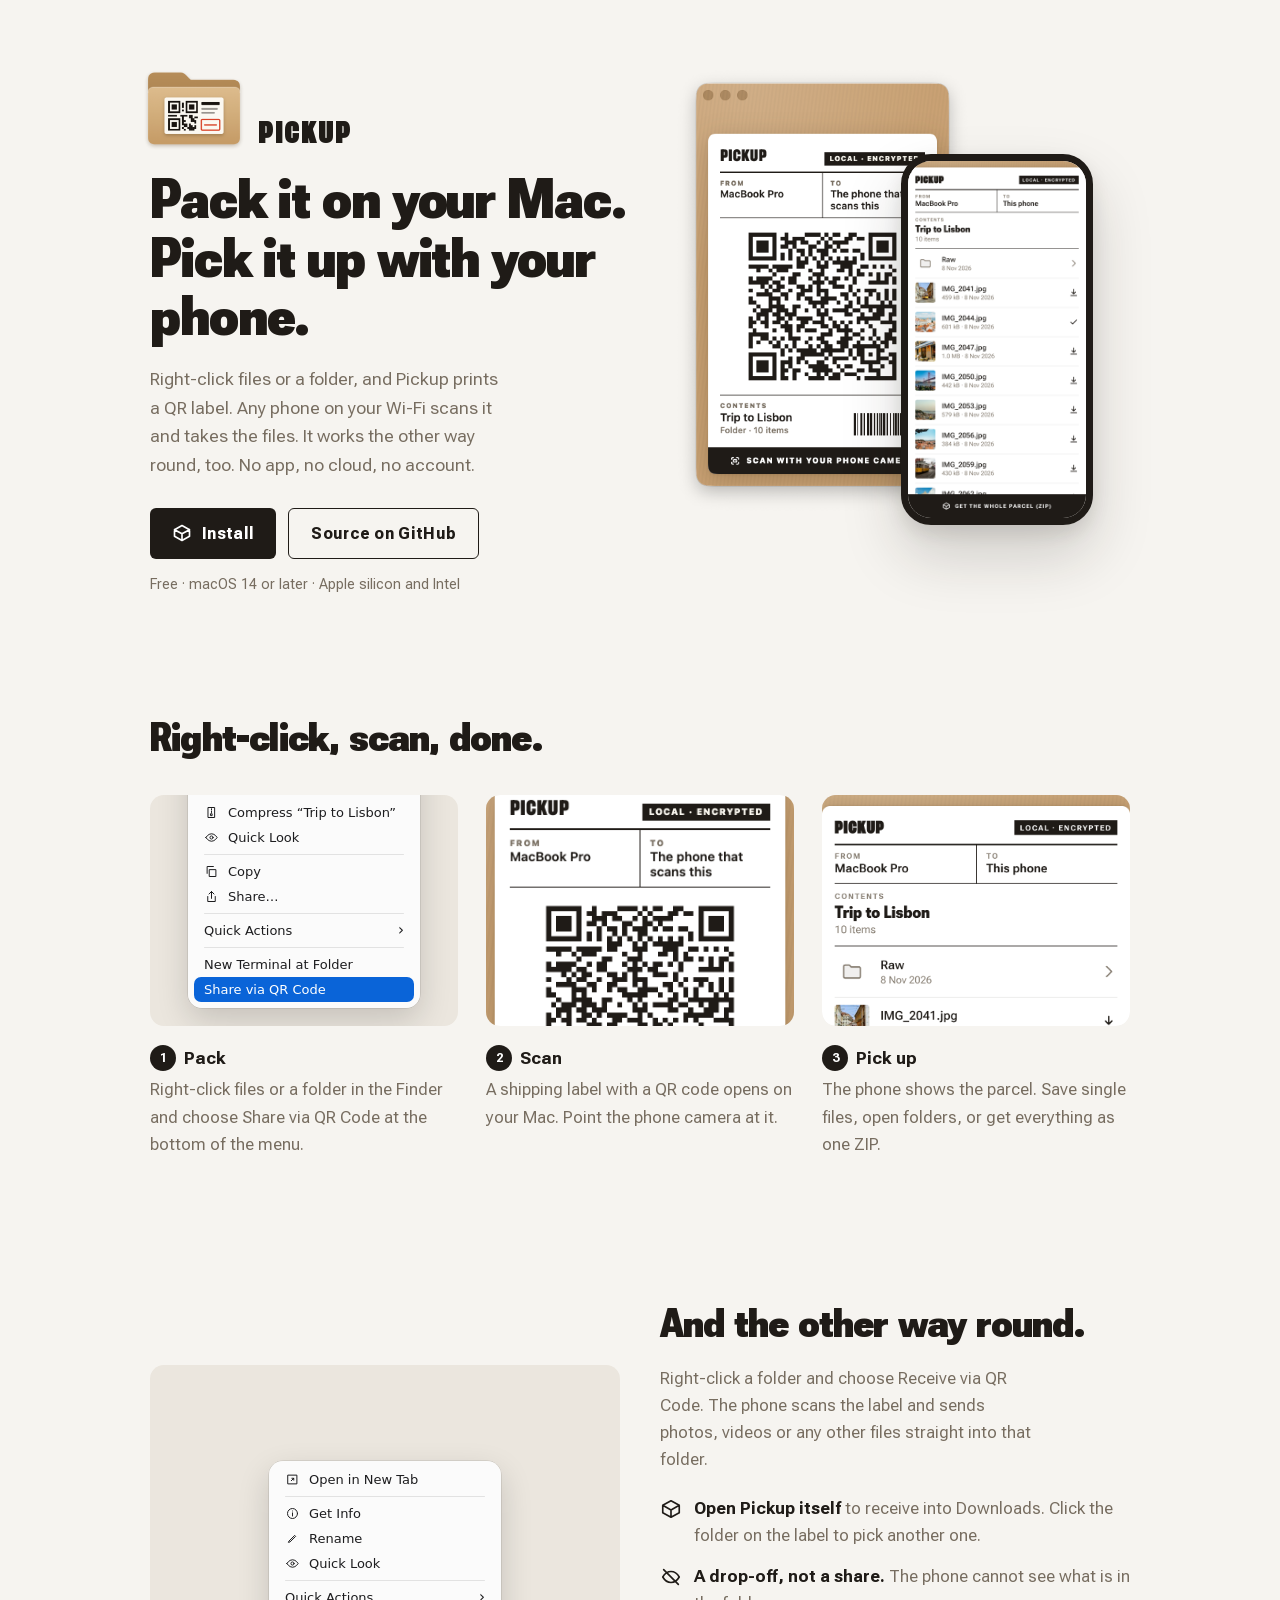
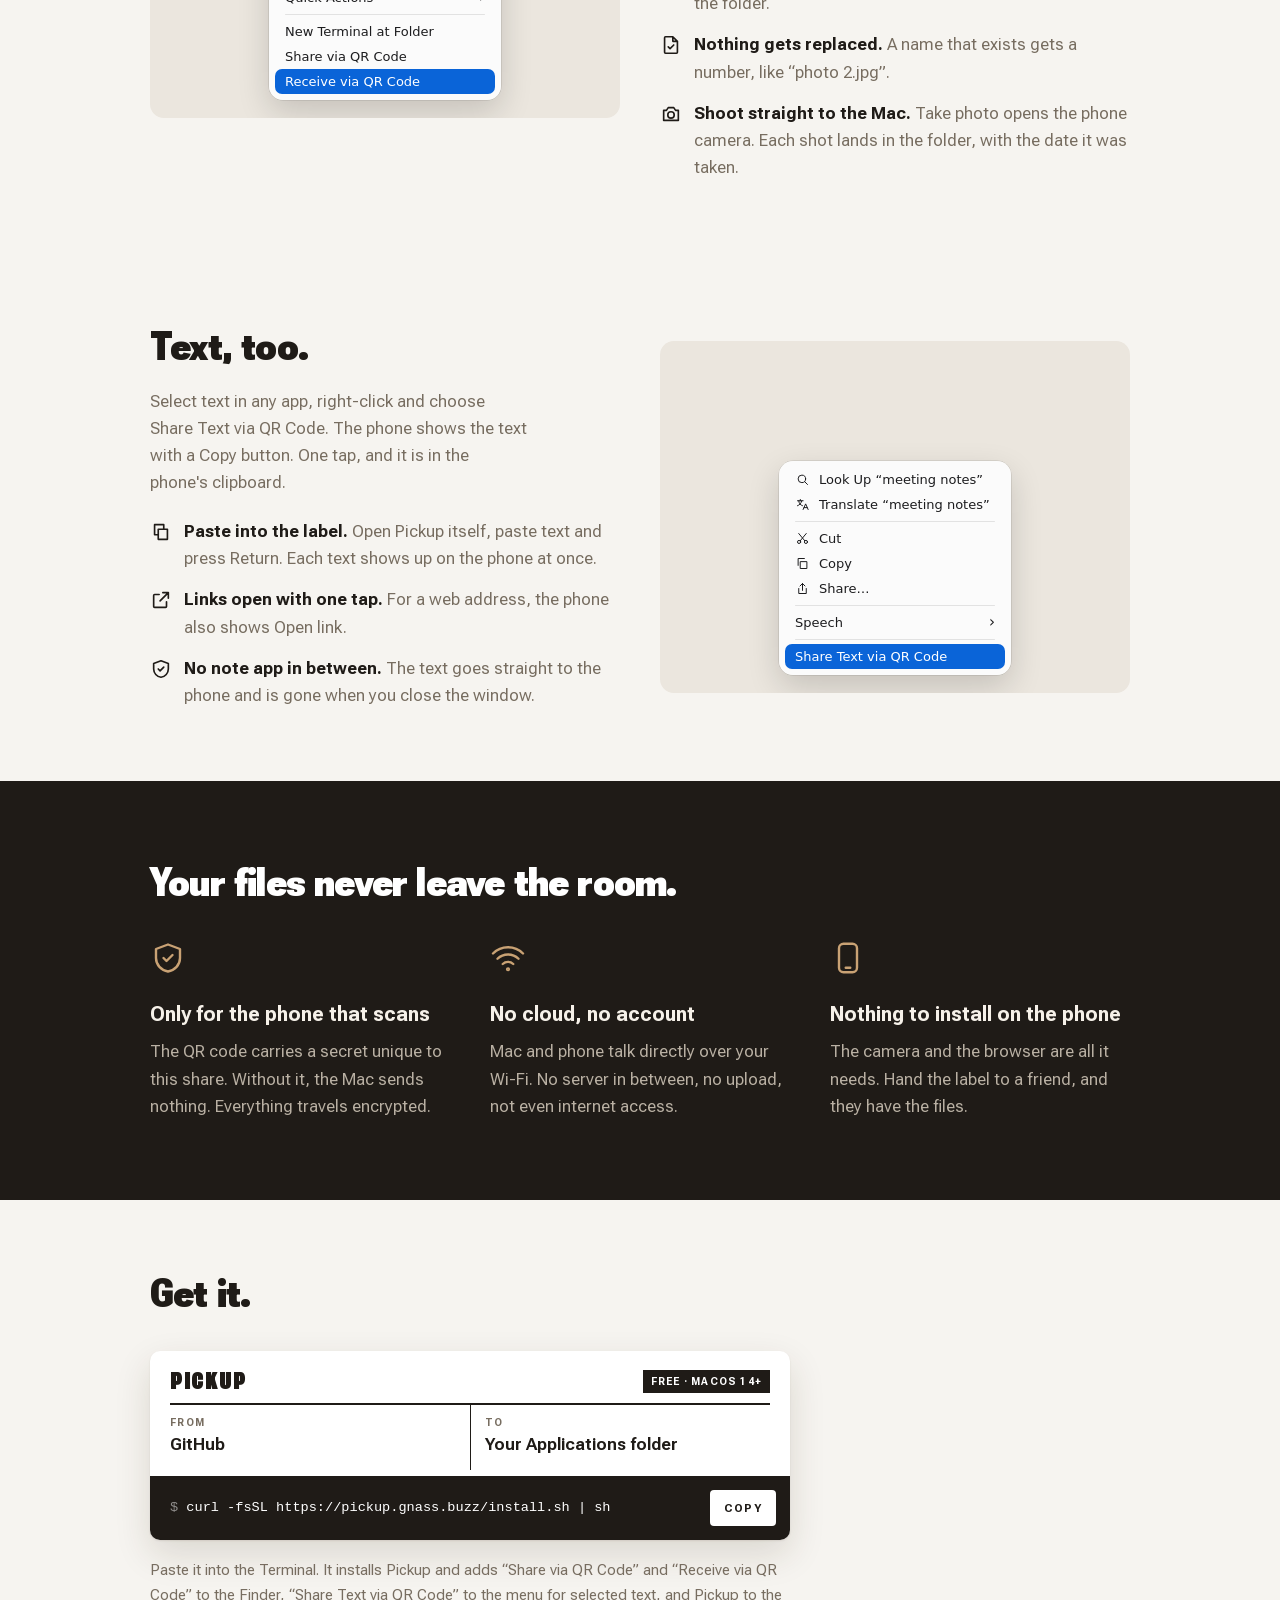
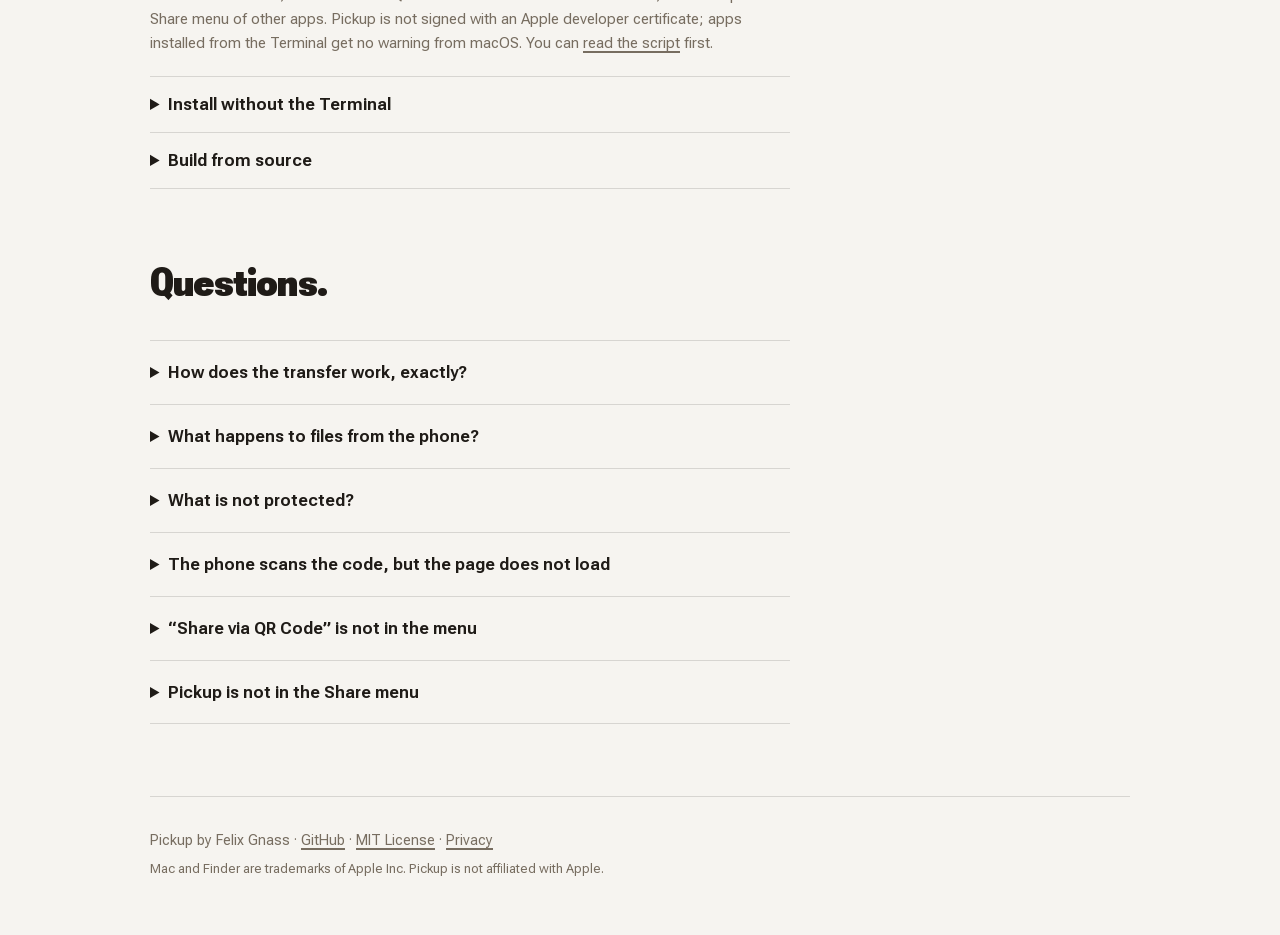
<file: docs/index.html>
<!doctype html>
<html lang="en">
<head>
<meta charset="utf-8">
<meta name="viewport" content="width=device-width, initial-scale=1">
<title>Pickup</title>
<meta name="description" content="Pack files and folders on your Mac, stick a QR label on them, and let any phone on your Wi-Fi pick them up. Or let the phone drop files into a folder on the Mac. No app, no cloud, no account.">
<meta name="theme-color" content="#f6f4f0">
<link rel="icon" href="icon.png">
<style>
  @font-face {
    font-family: "Roboto Flex";
    src: url("roboto-flex.woff2") format("woff2");
    font-weight: 100 1000;
    font-stretch: 25% 151%;
    font-display: swap;
  }
  :root {
    --bg: #f6f4f0;
    --tile: #ebe6de;
    --kraft: #c9a274;
    --paper: #ffffff;
    --ink: #1f1b17;
    --muted: #776d60;
    --line: rgba(31, 27, 23, 0.14);
    --stamp: #d8432a;
  }
  * { margin: 0; padding: 0; box-sizing: border-box; }
  body {
    color: var(--ink);
    font: 17px/1.6 "Roboto Flex", system-ui, sans-serif;
    -webkit-font-smoothing: antialiased;
    padding: 0 16px;
    background: var(--bg);
    overflow-x: clip;
  }
  a { color: inherit; text-decoration-thickness: 1.5px; text-underline-offset: 3px; }
  .wrap { max-width: 980px; margin: 0 auto; }
  section { padding: 72px 0; }
  h2 {
    font-size: clamp(1.8rem, 3.8vw, 2.5rem); line-height: 1.08; margin-bottom: 36px; letter-spacing: -0.02em;
    font-variation-settings: "opsz" 144, "wght" 780, "wdth" 85;
  }
  h3 { font-size: 1.1rem; margin-bottom: 4px; font-variation-settings: "wght" 700; }

  /* ── Hero ── */
  .hero { display: grid; grid-template-columns: 1.05fr 1fr; gap: 40px; align-items: center; padding: 64px 0 40px; }
  .brand { display: flex; align-items: flex-end; gap: 12px; margin-bottom: 26px; }
  .brand img { width: 104px; height: auto; margin: -6px 0 -10px -8px; }
  /* line-height 0.75: the caps sit on the bottom edge of the folder, not the line box. */
  .brand span { font-size: 1.9rem; line-height: 0.75; text-transform: uppercase; letter-spacing: 0.03em; font-variation-settings: "opsz" 144, "wght" 900, "wdth" 35; }
  h1 {
    font-size: clamp(2.4rem, 5vw, 3.5rem); line-height: 1.04; letter-spacing: -0.02em;
    font-variation-settings: "opsz" 144, "wght" 780, "wdth" 85; margin-bottom: 20px;
  }
  .hero p { color: var(--muted); font-size: 1.12rem; max-width: 36ch; margin-bottom: 28px; }
  .actions { display: flex; flex-wrap: wrap; gap: 12px; }
  .btn {
    display: inline-flex; align-items: center; gap: 10px; min-height: 50px; padding: 12px 22px;
    border-radius: 6px; text-decoration: none; font-size: 1rem; font-variation-settings: "wght" 750; letter-spacing: 0.02em;
  }
  .btn svg { width: 20px; height: 20px; fill: none; stroke: currentColor; stroke-width: 2; stroke-linecap: round; stroke-linejoin: round; }
  .btn.primary { background: var(--ink); color: var(--paper); }
  .btn.ghost { border: 1.5px solid var(--ink); color: var(--ink); }
  .req { margin-top: 14px; font-size: 0.9rem; color: var(--muted); }

  .shots { position: relative; height: 540px; }
  .shots img { position: absolute; display: block; }
  .shots .mac { width: 66%; left: 0; top: 0; }
  .shots .phone { width: 42%; left: 50%; top: 90px; z-index: 1; border-radius: 30px; border: 7px solid #1f1b17; box-shadow: 0 30px 60px rgba(31, 27, 23, 0.18), 0 8px 18px rgba(31, 27, 23, 0.1); }

  /* ── Steps, each with a picture ── */
  .steps { display: grid; grid-template-columns: repeat(3, 1fr); gap: 28px; }
  .pic {
    aspect-ratio: 4 / 3; border-radius: 14px; background: var(--tile); overflow: hidden;
    position: relative; margin-bottom: 18px; display: grid; place-items: center;
  }
  .pic img { position: absolute; inset: 0; width: 100%; height: 100%; object-fit: cover; }
  .pic.label img { object-position: 50% 30%; transform: scale(1.25); transform-origin: 50% 30%; }
  .pic.phone img { object-position: 50% 0; }
  .step-n { display: inline-grid; place-items: center; width: 26px; height: 26px; border-radius: 50%; background: var(--ink); color: var(--paper); font-size: 0.8rem; font-weight: 800; margin-right: 8px; vertical-align: 2px; }
  .step p { color: var(--muted); }

  /* ── The other way round ── */
  .back-way { display: grid; grid-template-columns: 1fr 1fr; gap: 40px; align-items: center; }
  .back-way .pic { margin-bottom: 0; }
  .back-way h2 { margin-bottom: 20px; }
  .back-way > div > p { color: var(--muted); font-size: 1.05rem; max-width: 42ch; }
  .points { list-style: none; margin-top: 22px; display: grid; gap: 14px; }
  .points li { display: flex; gap: 12px; }
  .points svg { width: 22px; height: 22px; flex: none; margin-top: 3px; fill: none; stroke: currentColor; stroke-width: 1.8; stroke-linecap: round; stroke-linejoin: round; }
  .points b { font-variation-settings: "wght" 700; }
  .points span { color: var(--muted); }

  /* The Finder context menu, drawn in HTML. The tile shows its lower part. */
  .menu {
    position: absolute; left: 50%; bottom: 18px; transform: translateX(-50%);
    font: 13px/1 -apple-system, system-ui, sans-serif; color: #1d1d1f;
  }
  .menu ul {
    list-style: none; padding: 6px; border-radius: 14px; width: 232px;
    background: rgba(252, 252, 252, 0.97); box-shadow: 0 0 0 0.5px rgba(0, 0, 0, 0.16), 0 12px 32px rgba(0, 0, 0, 0.16);
  }
  .menu li { display: flex; align-items: center; gap: 9px; padding: 0 10px; height: 25px; border-radius: 7px; white-space: nowrap; }
  .menu li svg { width: 15px; height: 15px; flex: none; fill: none; stroke: currentColor; stroke-width: 1.6; stroke-linecap: round; stroke-linejoin: round; }
  .menu li.sep { height: 1px; padding: 0; margin: 4px 10px; background: rgba(0, 0, 0, 0.1); }
  .menu .chev { margin-left: auto; font-size: 15px; }
  .menu li.on { background: #0a64d8; color: #fff; }

  /* ── USPs on a dark band ── */
  .band { background: var(--ink); color: #f6f1e9; margin: 0 calc(50% - 50vw); padding: 80px 16px; }
  .band h2 { color: #fff; }
  .usps { display: grid; grid-template-columns: repeat(3, 1fr); gap: 40px; }
  .usp svg { width: 36px; height: 36px; color: var(--kraft); fill: none; stroke: currentColor; stroke-width: 1.6; stroke-linecap: round; stroke-linejoin: round; margin-bottom: 14px; }
  .usp h3 { font-size: 1.25rem; margin-bottom: 8px; }
  .usp p { color: #b9b0a3; }

  /* ── Install: a shipping label ── */
  .ship {
    max-width: 640px; background: var(--paper); border-radius: 10px; overflow: hidden;
    box-shadow: 0 1px 2px rgba(60, 40, 15, 0.1), 0 14px 36px rgba(60, 40, 15, 0.14);
  }
  .ship-body { padding: 18px 20px 6px; }
  .ship-head { display: flex; align-items: center; justify-content: space-between; padding-bottom: 10px; border-bottom: 2px solid var(--ink); }
  .ship-head b { font-size: 1.5rem; line-height: 1; text-transform: uppercase; letter-spacing: 0.03em; font-variation-settings: "opsz" 144, "wght" 900, "wdth" 35; }
  .badge { background: var(--ink); color: var(--paper); font-size: 10px; font-weight: 800; letter-spacing: 0.12em; text-transform: uppercase; padding: 4px 8px 3px; }
  .ship-addr { display: grid; grid-template-columns: 1fr 1fr; }
  .ship-addr > div { padding: 10px 0 12px; }
  .ship-addr > div + div { border-left: 1px solid var(--ink); padding-left: 14px; }
  .key { display: block; font-size: 10px; font-weight: 800; letter-spacing: 0.14em; text-transform: uppercase; color: var(--muted); }
  .ship-addr span:last-child { font-variation-settings: "wght" 650; }
  .cmd { display: flex; align-items: center; gap: 12px; background: var(--ink); color: var(--paper); padding: 14px 14px 14px 20px; }
  .cmd code { flex: 1; font: 0.85rem/1.5 ui-monospace, "SF Mono", Menlo, monospace; overflow-x: auto; white-space: nowrap; }
  .cmd code::before { content: "$ "; opacity: 0.5; }
  .cmd button {
    flex: none; font: inherit; font-size: 11px; font-weight: 800; letter-spacing: 0.12em; text-transform: uppercase;
    min-height: 36px; padding: 8px 14px; border: 0; border-radius: 4px; background: var(--paper); color: var(--ink); cursor: pointer;
  }
  .note { color: var(--muted); font-size: 0.95rem; margin: 18px 0 0; max-width: 640px; }
  .more { max-width: 640px; margin-top: 20px; }
  details { border-top: 1px solid var(--line); }
  details:last-child { border-bottom: 1px solid var(--line); }
  summary { cursor: pointer; padding: 14px 0; font-variation-settings: "wght" 650; }
  details > div { padding: 0 0 16px; color: var(--muted); }
  details ol, details ul { padding-left: 1.2em; }
  .faq details > div { line-height: 1.65; }
  .faq details p { margin-top: 12px; }
  .faq summary { font-size: 1.05rem; padding: 18px 0; }
  details li + li { margin-top: 4px; }
  details code, .note code { font: 0.9em ui-monospace, "SF Mono", Menlo, monospace; color: var(--ink); }

  #faq { padding-top: 0; }
  footer { padding: 32px 0 56px; color: var(--muted); font-size: 0.9rem; border-top: 1px solid var(--line); }
  footer .tm { margin-top: 6px; font-size: 0.8rem; }

  @media (max-width: 780px) {
    .hero { grid-template-columns: 1fr; padding-top: 36px; }
    .shots { height: auto; aspect-ratio: 1 / 1.05; }
    .steps, .usps, .back-way { grid-template-columns: 1fr; }
    section { padding: 48px 0; }
    .band { padding: 56px 16px; }
  }
</style>
</head>
<body>
<div class="wrap">

  <header class="hero">
    <div>
      <div class="brand"><img src="folder.png" width="352" height="300" alt=""><span>Pickup</span></div>
      <h1>Pack it on your Mac.<br>Pick it up with your phone.</h1>
      <p>Right-click files or a folder, and Pickup prints a QR label. Any phone on your Wi-Fi scans it and takes the files. It works the other way round, too. No app, no cloud, no account.</p>
      <div class="actions">
        <a class="btn primary" href="#install"><svg viewBox="0 0 24 24"><path d="M3 8l9-5 9 5v8l-9 5-9-5zM3 8l9 5 9-5M12 13v8"/></svg>Install</a>
        <a class="btn ghost" href="https://github.com/fgnass/pickup">Source on GitHub</a>
      </div>
      <div class="req">Free · macOS 14 or later · Apple silicon and Intel</div>
    </div>
    <div class="shots">
      <img class="mac" src="mac-window.png" alt="The Pickup window on the Mac: a shipping label with a QR code for the folder “Trip to Lisbon”.">
      <img class="phone" src="phone-folder.png" alt="The phone shows the same label with the folder's files and a button to get the whole parcel as ZIP.">
    </div>
  </header>

  <section>
    <h2>Right-click, scan, done.</h2>
    <div class="steps">
      <div class="step">
        <div class="pic finder" aria-hidden="true">
          <div class="menu">
            <ul>
              <li><svg viewBox="0 0 24 24"><path d="M5 5h14v14H5z"/><path d="M10 14l4-4m-3 0h3v3"/></svg>Open in New Tab</li>
              <li class="sep"></li>
              <li><svg viewBox="0 0 24 24"><path d="M5 7h14M9 7V5h6v2M7 7l1 12h8l1-12"/></svg>Move to Bin</li>
              <li class="sep"></li>
              <li><svg viewBox="0 0 24 24"><circle cx="12" cy="12" r="8"/><path d="M12 11v5M12 8v.01"/></svg>Get Info</li>
              <li><svg viewBox="0 0 24 24"><path d="M6 18l2-.5 9-9-1.5-1.5-9 9z"/></svg>Rename</li>
              <li><svg viewBox="0 0 24 24"><path d="M7 4h10v16H7z"/><path d="M12 6v2M12 10v2M11 14h2v3h-2z"/></svg>Compress “Trip to Lisbon”</li>
              <li><svg viewBox="0 0 24 24"><path d="M3 12s3.5-6 9-6 9 6 9 6-3.5 6-9 6-9-6-9-6z"/><circle cx="12" cy="12" r="2.5"/></svg>Quick Look</li>
              <li class="sep"></li>
              <li><svg viewBox="0 0 24 24"><path d="M9 9h10v11H9z"/><path d="M5 15V4h10"/></svg>Copy</li>
              <li><svg viewBox="0 0 24 24"><path d="M12 4v11M8 8l4-4 4 4M6 12v8h12v-8"/></svg>Share…</li>
              <li class="sep"></li>
              <li class="plain">Quick Actions<span class="chev">›</span></li>
              <li class="sep"></li>
              <li class="plain">New Terminal at Folder</li>
              <li class="plain on">Share via QR Code</li>
            </ul>
          </div>
        </div>
        <h3><span class="step-n">1</span>Pack</h3>
        <p>Right-click files or a folder in the Finder and choose Share via QR Code at the bottom of the menu.</p>
      </div>
      <div class="step">
        <div class="pic label"><img src="mac-window.png" alt=""></div>
        <h3><span class="step-n">2</span>Scan</h3>
        <p>A shipping label with a QR code opens on your Mac. Point the phone camera at it.</p>
      </div>
      <div class="step">
        <div class="pic phone"><img src="phone-folder.png" alt=""></div>
        <h3><span class="step-n">3</span>Pick up</h3>
        <p>The phone shows the parcel. Save single files, open folders, or get everything as one ZIP.</p>
      </div>
    </div>
  </section>

  <section class="back-way" id="receive">
    <div class="pic finder" aria-hidden="true">
      <div class="menu">
        <ul>
          <li><svg viewBox="0 0 24 24"><path d="M5 5h14v14H5z"/><path d="M10 14l4-4m-3 0h3v3"/></svg>Open in New Tab</li>
          <li class="sep"></li>
          <li><svg viewBox="0 0 24 24"><circle cx="12" cy="12" r="8"/><path d="M12 11v5M12 8v.01"/></svg>Get Info</li>
          <li><svg viewBox="0 0 24 24"><path d="M6 18l2-.5 9-9-1.5-1.5-9 9z"/></svg>Rename</li>
          <li><svg viewBox="0 0 24 24"><path d="M3 12s3.5-6 9-6 9 6 9 6-3.5 6-9 6-9-6-9-6z"/><circle cx="12" cy="12" r="2.5"/></svg>Quick Look</li>
          <li class="sep"></li>
          <li class="plain">Quick Actions<span class="chev">›</span></li>
          <li class="sep"></li>
          <li class="plain">New Terminal at Folder</li>
          <li class="plain">Share via QR Code</li>
          <li class="plain on">Receive via QR Code</li>
        </ul>
      </div>
    </div>
    <div>
      <h2>And the other way round.</h2>
      <p>Right-click a folder and choose Receive via QR Code. The phone scans the label and sends photos, videos or any other files straight into that folder.</p>
      <ul class="points">
        <li><svg viewBox="0 0 24 24"><path d="M3 8l9-5 9 5v8l-9 5-9-5zM3 8l9 5 9-5M12 13v8"/></svg><div><b>Open Pickup itself</b> <span>to receive into Downloads. Click the folder on the label to pick another one.</span></div></li>
        <li><svg viewBox="0 0 24 24"><path d="M3 12s3.5-6 9-6 9 6 9 6-3.5 6-9 6-9-6-9-6z"/><path d="M4 4l16 16"/></svg><div><b>A drop-off, not a share.</b> <span>The phone cannot see what is in the folder.</span></div></li>
        <li><svg viewBox="0 0 24 24"><path d="M6 3h8l5 5v12a1 1 0 0 1-1 1H6a1 1 0 0 1-1-1V4a1 1 0 0 1 1-1zm8 0v5h5"/><path d="M9 14l2 2 4-4"/></svg><div><b>Nothing gets replaced.</b> <span>A name that exists gets a number, like “photo 2.jpg”.</span></div></li>
        <li><svg viewBox="0 0 24 24"><path d="M4 8h3l2-3h6l2 3h3v11H4z"/><circle cx="12" cy="13" r="3.5"/></svg><div><b>Shoot straight to the Mac.</b> <span>Take photo opens the phone camera. Each shot lands in the folder, with the date it was taken.</span></div></li>
      </ul>
    </div>
  </section>

  <section class="back-way" id="text">
    <div>
      <h2>Text, too.</h2>
      <p>Select text in any app, right-click and choose Share Text via QR Code. The phone shows the text with a Copy button. One tap, and it is in the phone's clipboard.</p>
      <ul class="points">
        <li><svg viewBox="0 0 24 24"><path d="M9 9h10v11H9z"/><path d="M15 9V4H5v11h4"/></svg><div><b>Paste into the label.</b> <span>Open Pickup itself, paste text and press Return. Each text shows up on the phone at once.</span></div></li>
        <li><svg viewBox="0 0 24 24"><path d="M14 4h6v6M20 4l-9 9"/><path d="M18 14v5a1 1 0 0 1-1 1H5a1 1 0 0 1-1-1V7a1 1 0 0 1 1-1h5"/></svg><div><b>Links open with one tap.</b> <span>For a web address, the phone also shows Open link.</span></div></li>
        <li><svg viewBox="0 0 24 24"><path d="M12 3 4 6v6c0 4.5 3.4 8.3 8 9 4.6-.7 8-4.5 8-9V6l-8-3Z"/><path d="m9 12 2 2 4-4"/></svg><div><b>No note app in between.</b> <span>The text goes straight to the phone and is gone when you close the window.</span></div></li>
      </ul>
    </div>
    <div class="pic finder" aria-hidden="true">
      <div class="menu">
        <ul>
          <li><svg viewBox="0 0 24 24"><circle cx="11" cy="11" r="6"/><path d="M15.5 15.5 20 20"/></svg>Look Up “meeting notes”</li>
          <li><svg viewBox="0 0 24 24"><path d="M4 6h9M8.5 4v2M6 6c0 4 3 7 6 8M11 6c-1 4-4 7-7 8"/><path d="M13 20l4-9 4 9M14.5 17h5"/></svg>Translate “meeting notes”</li>
          <li class="sep"></li>
          <li><svg viewBox="0 0 24 24"><circle cx="6.5" cy="17.5" r="2.5"/><circle cx="17.5" cy="17.5" r="2.5"/><path d="M8.5 15.5 18 4M15.5 15.5 6 4"/></svg>Cut</li>
          <li><svg viewBox="0 0 24 24"><path d="M9 9h10v11H9z"/><path d="M5 15V4h10"/></svg>Copy</li>
          <li><svg viewBox="0 0 24 24"><path d="M12 4v11M8 8l4-4 4 4M6 12v8h12v-8"/></svg>Share…</li>
          <li class="sep"></li>
          <li class="plain">Speech<span class="chev">›</span></li>
          <li class="sep"></li>
          <li class="plain on">Share Text via QR Code</li>
        </ul>
      </div>
    </div>
  </section>

  <section class="band">
    <div class="wrap">
      <h2>Your files never leave the room.</h2>
      <div class="usps">
        <div class="usp">
          <svg viewBox="0 0 24 24"><path d="M12 3 4 6v6c0 4.5 3.4 8.3 8 9 4.6-.7 8-4.5 8-9V6l-8-3Z"/><path d="m9 12 2 2 4-4"/></svg>
          <h3>Only for the phone that scans</h3>
          <p>The QR code carries a secret unique to this share. Without it, the Mac sends nothing. Everything travels encrypted.</p>
        </div>
        <div class="usp">
          <svg viewBox="0 0 24 24"><path d="M5 12.5a10 10 0 0 1 14 0"/><path d="M8.5 16a5 5 0 0 1 7 0"/><circle cx="12" cy="19.5" r="0.6"/><path d="M2 9a14 14 0 0 1 20 0"/></svg>
          <h3>No cloud, no account</h3>
          <p>Mac and phone talk directly over your Wi-Fi. No server in between, no upload, not even internet access.</p>
        </div>
        <div class="usp">
          <svg viewBox="0 0 24 24"><rect x="6" y="2.5" width="12" height="19" rx="3"/><path d="M10.5 18.5h3"/></svg>
          <h3>Nothing to install on the phone</h3>
          <p>The camera and the browser are all it needs. Hand the label to a friend, and they have the files.</p>
        </div>
      </div>
    </div>
  </section>

  <section id="install">
    <h2>Get it.</h2>
    <div class="ship">
      <div class="ship-body">
        <div class="ship-head"><b>Pickup</b><span class="badge">Free · macOS 14+</span></div>
        <div class="ship-addr">
          <div><span class="key">From</span><span>GitHub</span></div>
          <div><span class="key">To</span><span>Your Applications folder</span></div>
        </div>
      </div>
      <div class="cmd"><code id="cmd">curl -fsSL https://pickup.gnass.buzz/install.sh | sh</code><button type="button" id="copy">Copy</button></div>
    </div>
    <p class="note">Paste it into the Terminal. It installs Pickup and adds “Share via QR Code” and “Receive via QR Code” to the Finder, “Share Text via QR Code” to the menu for selected text, and Pickup to the Share menu of other apps. Pickup is not signed with an Apple developer certificate; apps installed from the Terminal get no warning from macOS. You can <a href="install.sh">read the script</a> first.</p>

    <div class="more">
      <details>
        <summary>Install without the Terminal</summary>
        <div>
          <ol>
            <li>Download <a href="https://github.com/fgnass/pickup/releases/latest/download/Pickup.zip">Pickup.zip</a> and move <code>Pickup.app</code> into your Applications folder.</li>
            <li>Open it. macOS says that it cannot check the app. Click <b>Done</b>.</li>
            <li>Open <b>System Settings → Privacy &amp; Security</b>. Near the bottom, click <b>Open Anyway</b> next to Pickup.</li>
            <li>Open the app again and confirm. You only do this once.</li>
          </ol>
        </div>
      </details>
      <details>
        <summary>Build from source</summary>
        <div>
          <p>You need Go and the Xcode Command Line Tools.</p>
          <p><code>git clone https://github.com/fgnass/pickup &amp;&amp; cd pickup &amp;&amp; ./build.sh install</code></p>
        </div>
      </details>
    </div>
  </section>

  <section id="faq">
    <h2>Questions.</h2>
    <div class="more faq">
      <details>
        <summary>How does the transfer work, exactly?</summary>
        <div>
          <ol>
            <li>When you choose Share via QR Code, Pickup starts a small web server on your Mac. It listens on a random port of the Mac's local network address only. For this share, Pickup makes a new key pair and a random 128-bit secret.</li>
            <li>The QR code holds a link like <code>http://192.168.1.20:52814/#…</code>. The part after <code>#</code> carries the secret and the fingerprint of the Mac's key. A browser never sends this part over the network; it stays on the phone.</li>
            <li>The phone loads the page from the Mac and opens a direct WebRTC connection to it. There is no server in between and no internet involved. The connection is encrypted with DTLS.</li>
            <li>Before it trusts the connection, the page checks that the Mac's key matches the fingerprint from the QR code. So the phone knows it talks to your Mac and not to another device.</li>
            <li>Only then the phone sends the secret, inside the encrypted connection. The Mac compares it. A device without the secret gets nothing and is disconnected after 15 seconds.</li>
            <li>File lists, previews and files travel over this connection. A ZIP is packed on the fly while it is sent; nothing is written to disk.</li>
            <li>The share ends when you close the window. It also ends by itself: a single file after the download, folders 10 minutes after the last phone left, or 30 minutes after start if nobody scanned the code. Then the secret and the key are gone.</li>
          </ol>
          <p>Receive via QR Code uses the same connection and the same checks, only the files go the other way.</p>
          <p>The source code is on <a href="https://github.com/fgnass/pickup">GitHub</a>.</p>
        </div>
      </details>
      <details>
        <summary>What happens to files from the phone?</summary>
        <div>
          <ul>
            <li>Each file goes into a hidden temporary file first. Only when it is complete does it get its real name. If the connection breaks, the Mac deletes the incomplete file.</li>
            <li>Pickup never replaces a file. If the name exists, the new file gets a number.</li>
            <li>Names from the phone are cleaned up: no slashes, no hidden files.</li>
            <li>Like a download from a browser, each file gets the macOS quarantine flag. So Gatekeeper checks it before it opens.</li>
            <li>The phone cannot list, open or delete anything in the folder.</li>
          </ul>
        </div>
      </details>
      <details>
        <summary>What is not protected?</summary>
        <div>
          <ul>
            <li><b>The page itself.</b> The phone loads the page (HTML and JavaScript) over plain HTTP, because a local address can get no trusted certificate. Someone who only listens on your Wi-Fi sees the page code, but no secret and no file data. But an attacker who can actively change traffic in your network could swap the page for a fake one and so get the secret and the files. So use Pickup on networks you trust, such as your home or office Wi-Fi, not on public hotspots.</li>
            <li><b>The QR code.</b> Whoever sees the code can pick up the files while the share is open: over your shoulder, in a screenshot or in a screen share. For Receive via QR Code, they can put files into your folder. Close the window to stop at once.</li>
            <li><b>Your network can see that something happens.</b> Other devices can see that your Mac runs a web server and how much data goes to the phone. They cannot see names or contents.</li>
            <li><b>The app is not signed by Apple.</b> macOS does not check it. You trust the code on GitHub and the release built from it. You can read the source and build it yourself.</li>
          </ul>
        </div>
      </details>
      <details>
        <summary>The phone scans the code, but the page does not load</summary>
        <div>
          <p>Make sure that the phone is on the <b>same Wi-Fi as the Mac</b>. The page comes directly from the Mac, so the phone cannot get it over mobile data or from another network. The browser then waits for a long time and shows no clear error.</p>
          <p>Other causes: a guest network that keeps devices apart, or a VPN on the phone that sends all traffic away from the local network.</p>
        </div>
      </details>
      <details>
        <summary>“Share via QR Code” is not in the menu</summary>
        <div>
          <p>Open <b>System Settings → Keyboard → Keyboard Shortcuts → Services → Files and Folders</b> and turn on <b>Share via QR Code</b> and <b>Receive via QR Code</b>. <b>Share Text via QR Code</b> is under <b>Text</b>. You can also give them a shortcut there.</p>
        </div>
      </details>
      <details>
        <summary>Pickup is not in the Share menu</summary>
        <div>
          <p>In the Share menu of any app, choose <b>Edit Extensions…</b> and turn on <b>Pickup</b>. Or open <b>System Settings → General → Login Items &amp; Extensions → Sharing</b>.</p>
        </div>
      </details>
    </div>
  </section>

  <footer>
    <p>Pickup by Felix Gnass · <a href="https://github.com/fgnass/pickup">GitHub</a> · <a href="https://github.com/fgnass/pickup/blob/main/LICENSE">MIT License</a> · <a href="privacy.html">Privacy</a></p>
    <p class="tm">Mac and Finder are trademarks of Apple Inc. Pickup is not affiliated with Apple.</p>
  </footer>
</div>
<script>
  const btn = document.getElementById('copy');
  btn.addEventListener('click', async () => {
    try {
      await navigator.clipboard.writeText(document.getElementById('cmd').textContent);
      btn.textContent = 'Copied';
    } catch {
      getSelection().selectAllChildren(document.getElementById('cmd'));
      btn.textContent = 'Press ⌘C';
    }
    setTimeout(() => (btn.textContent = 'Copy'), 2000);
  });
</script>
</body>
</html>
</file>
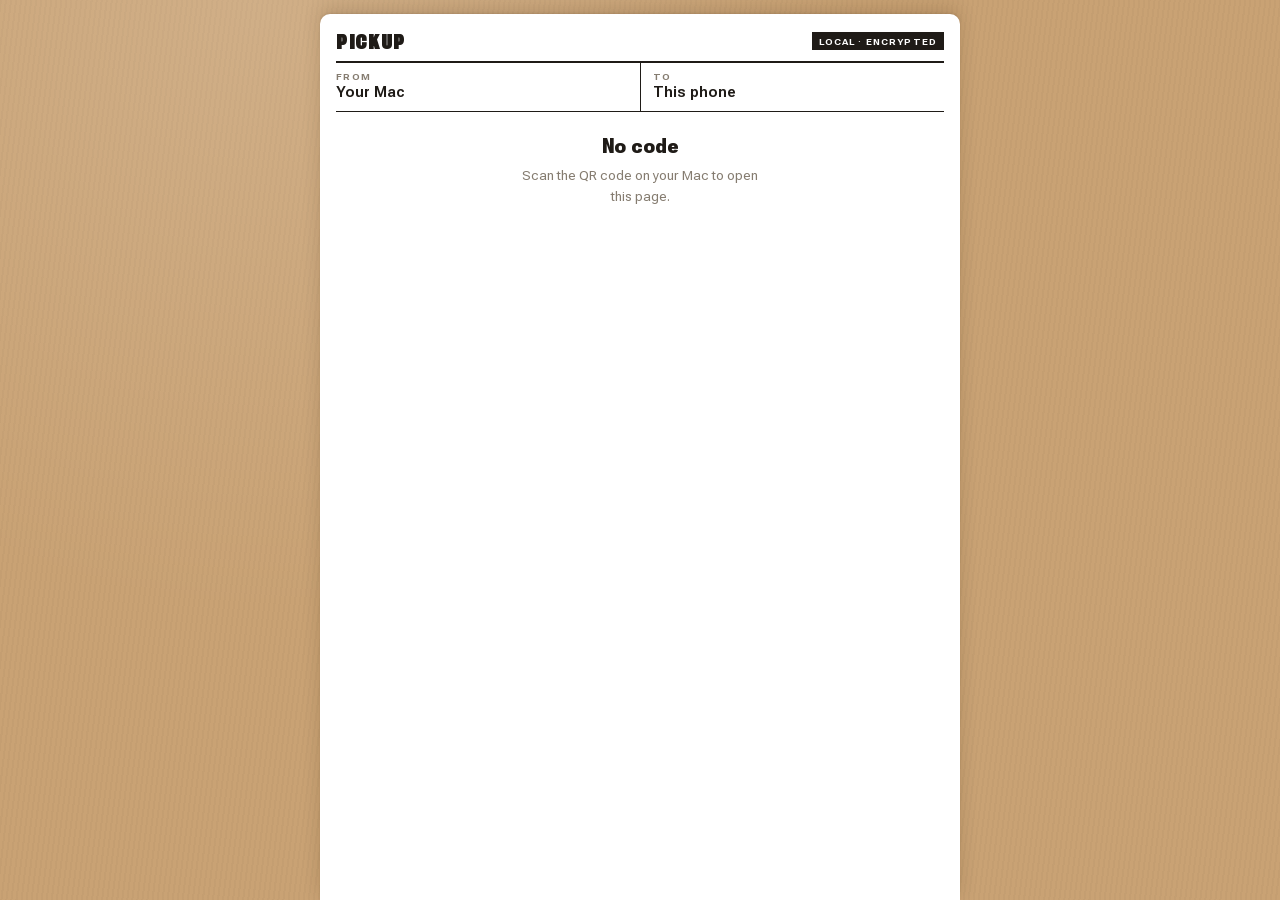
<file: helper/web/index.html>
<!doctype html>
<html lang="en">
<head>
  <meta charset="utf-8">
  <meta name="viewport" content="width=device-width, initial-scale=1, viewport-fit=cover">
  <meta name="color-scheme" content="light">
  <meta name="theme-color" content="#c9a274">
  <title>Pickup</title>
  <link rel="icon" href="icon.png">
  <link rel="apple-touch-icon" href="icon.png">
  <link rel="stylesheet" href="style.css">
  <script type="module" src="app.js"></script>
</head>
<body>
  <!-- One shipping label, like the one on the Mac. Everything is on it. -->
  <div class="label">
  <header class="top">
    <div class="label-head">
      <h1>Pickup</h1>
      <span class="badge">Local · Encrypted</span>
    </div>
    <div class="label-addr">
      <div><span class="k">From</span><span class="v" id="from">Your Mac</span></div>
      <div><span class="k">To</span><span class="v" id="to">This phone</span></div>
    </div>
  </header>
  <main id="app"></main>
  </div>
  <div class="toast" id="toast" hidden></div>
</body>
</html>
</file>
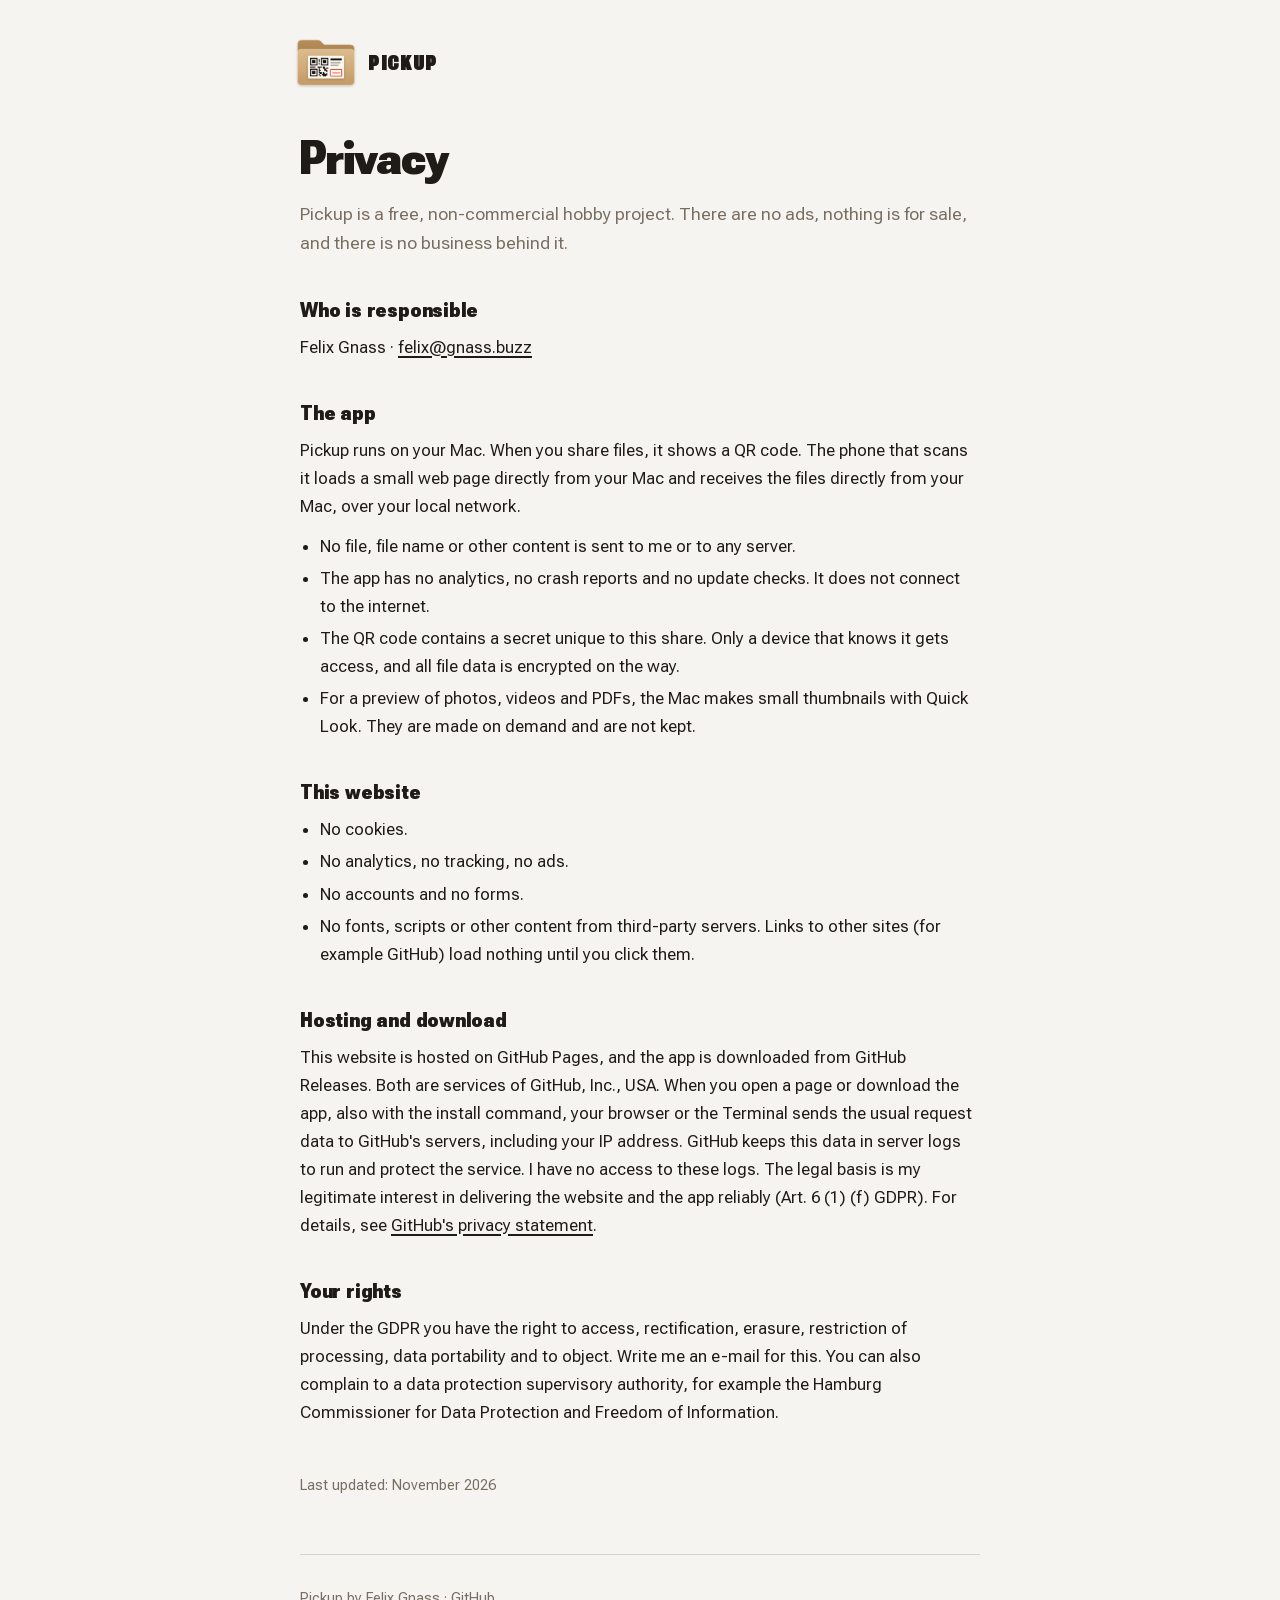
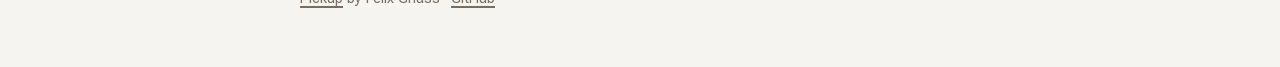
<file: docs/privacy.html>
<!doctype html>
<html lang="en">
<head>
<meta charset="utf-8">
<meta name="viewport" content="width=device-width, initial-scale=1">
<title>Privacy · Pickup</title>
<meta name="theme-color" content="#f6f4f0">
<link rel="icon" href="icon.png">
<style>
  @font-face {
    font-family: "Roboto Flex";
    src: url("roboto-flex.woff2") format("woff2");
    font-weight: 100 1000;
    font-stretch: 25% 151%;
    font-display: swap;
  }
  :root { --bg: #f6f4f0; --ink: #1f1b17; --muted: #776d60; --line: rgba(31, 27, 23, 0.14); }
  * { margin: 0; padding: 0; box-sizing: border-box; }
  body {
    color: var(--ink);
    font: 17px/1.65 "Roboto Flex", system-ui, sans-serif;
    -webkit-font-smoothing: antialiased;
    padding: 0 16px;
    background: var(--bg);
  }
  a { color: inherit; text-decoration-thickness: 1.5px; text-underline-offset: 3px; }
  .wrap { max-width: 680px; margin: 0 auto; }
  .brand { display: inline-flex; align-items: center; gap: 10px; margin: 40px 0 48px; text-decoration: none; }
  .brand img { width: 64px; height: auto; margin: -4px 0 -6px -6px; }
  .brand span { font-size: 1.4rem; text-transform: uppercase; letter-spacing: 0.03em; font-variation-settings: "opsz" 144, "wght" 900, "wdth" 35; }
  h1 {
    font-size: clamp(2.2rem, 5vw, 3rem); line-height: 1.05; letter-spacing: -0.02em; margin-bottom: 16px;
    font-variation-settings: "opsz" 144, "wght" 780, "wdth" 85;
  }
  .lead { color: var(--muted); font-size: 1.12rem; margin-bottom: 40px; }
  h2 {
    font-size: 1.3rem; line-height: 1.2; letter-spacing: -0.01em; margin: 40px 0 10px;
    font-variation-settings: "opsz" 144, "wght" 760, "wdth" 85;
  }
  p + p, p + ul, ul + p { margin-top: 12px; }
  ul { padding-left: 1.2em; }
  li + li { margin-top: 4px; }
  .updated { color: var(--muted); font-size: 0.9rem; margin-top: 48px; }
  footer { margin-top: 56px; padding: 32px 0 56px; color: var(--muted); font-size: 0.9rem; border-top: 1px solid var(--line); }
</style>
</head>
<body>
<div class="wrap">
  <a class="brand" href="./"><img src="folder.png" alt=""><span>Pickup</span></a>

  <h1>Privacy</h1>
  <p class="lead">Pickup is a free, non-commercial hobby project. There are no ads, nothing is for sale, and there is no business behind it.</p>

  <h2>Who is responsible</h2>
  <p>Felix Gnass · <a id="email" href="#">E-Mail</a></p>

  <h2>The app</h2>
  <p>Pickup runs on your Mac. When you share files, it shows a QR code. The phone that scans it loads a small web page directly from your Mac and receives the files directly from your Mac, over your local network.</p>
  <ul>
    <li>No file, file name or other content is sent to me or to any server.</li>
    <li>The app has no analytics, no crash reports and no update checks. It does not connect to the internet.</li>
    <li>The QR code contains a secret unique to this share. Only a device that knows it gets access, and all file data is encrypted on the way.</li>
    <li>For a preview of photos, videos and PDFs, the Mac makes small thumbnails with Quick Look. They are made on demand and are not kept.</li>
  </ul>

  <h2>This website</h2>
  <ul>
    <li>No cookies.</li>
    <li>No analytics, no tracking, no ads.</li>
    <li>No accounts and no forms.</li>
    <li>No fonts, scripts or other content from third-party servers. Links to other sites (for example GitHub) load nothing until you click them.</li>
  </ul>

  <h2>Hosting and download</h2>
  <p>This website is hosted on GitHub Pages, and the app is downloaded from GitHub Releases. Both are services of GitHub, Inc., USA. When you open a page or download the app, also with the install command, your browser or the Terminal sends the usual request data to GitHub's servers, including your IP address. GitHub keeps this data in server logs to run and protect the service. I have no access to these logs. The legal basis is my legitimate interest in delivering the website and the app reliably (Art. 6 (1) (f) GDPR). For details, see <a href="https://docs.github.com/en/site-policy/privacy-policies/github-general-privacy-statement">GitHub's privacy statement</a>.</p>

  <h2>Your rights</h2>
  <p>Under the GDPR you have the right to access, rectification, erasure, restriction of processing, data portability and to object. Write me an e-mail for this. You can also complain to a data protection supervisory authority, for example the Hamburg Commissioner for Data Protection and Freedom of Information.</p>

  <p class="updated">Last updated: November 2026</p>

  <footer>
    <a href="./">Pickup</a> by Felix Gnass · <a href="https://github.com/fgnass/pickup">GitHub</a>
  </footer>
</div>
<script>
  const mail = document.getElementById('email');
  mail.href = 'mailto:' + 'felix' + String.fromCharCode(64) + ['gnass', 'buzz'].join('.');
  mail.textContent = 'felix' + String.fromCharCode(64) + ['gnass', 'buzz'].join('.');
</script>
</body>
</html>
</file>
<file: helper/web/style.css>
@font-face {
  font-family: "Roboto Flex";
  src: url("roboto-flex.woff2") format("woff2");
  font-weight: 100 1000;
  font-stretch: 25% 151%;
  font-display: swap;
}

/*
 * The page is a parcel with one shipping label on it, like the label on the
 * Mac. Everything is printed on that label: black rules, small caps keys, and
 * a black strip at the bottom for the main action. One radius, no boxes in
 * boxes.
 */
:root {
  --kraft: #c9a274;
  --paper: #ffffff;
  --ink: #1f1b17;
  --muted: #857c70;
  --line: rgba(31, 27, 23, 0.1);
  --press: #f4f0ea;
  --err: #d8432a;
  --radius: 10px;
  --pad: 16px;
}

* { margin: 0; padding: 0; box-sizing: border-box; }

body {
  color: var(--ink);
  font-family: "Roboto Flex", system-ui, sans-serif;
  font-variant-numeric: tabular-nums;
  min-height: 100svh;
  /* Only a strip of kraft paper shows at the top; the label fills the rest. */
  padding: max(14px, env(safe-area-inset-top)) 0 0;
  display: flex;
  flex-direction: column;
  -webkit-font-smoothing: antialiased;
  -webkit-tap-highlight-color: transparent;
  background:
    radial-gradient(circle at 20% 0%, rgba(255, 255, 255, 0.14), transparent 45%),
    repeating-linear-gradient(97deg, rgba(0, 0, 0, 0.025) 0 2px, transparent 2px 5px),
    var(--kraft);
  background-attachment: fixed;
}

/* ── The label ── */
.label {
  flex: 1;
  width: 100%;
  max-width: 640px;
  margin: 0 auto;
  display: flex;
  flex-direction: column;
  background: var(--paper);
  border-radius: var(--radius) var(--radius) 0 0;
  box-shadow: 0 -1px 2px rgba(60, 40, 15, 0.1), 0 -6px 18px rgba(60, 40, 15, 0.16);
  overflow: clip; /* clip the corners; unlike hidden, sticky children still work */
}
main { flex: 1; display: flex; flex-direction: column; }

.k {
  display: block;
  font-size: 9.5px;
  font-weight: 800;
  letter-spacing: 0.14em;
  text-transform: uppercase;
  color: var(--muted);
}

.top { padding: 16px 16px 0; }
.label-head {
  display: flex;
  align-items: center;
  justify-content: space-between;
  gap: 12px;
  padding-bottom: 9px;
  border-bottom: 2px solid var(--ink);
}
h1 {
  font-size: 1.4rem;
  line-height: 1;
  text-transform: uppercase;
  letter-spacing: 0.03em;
  font-variation-settings: "opsz" 144, "wght" 900, "wdth" 35;
}
.badge {
  background: var(--ink);
  color: var(--paper);
  font-size: 9.5px;
  font-weight: 800;
  letter-spacing: 0.12em;
  text-transform: uppercase;
  padding: 4px 7px 3px;
  white-space: nowrap;
}
.label-addr { display: grid; grid-template-columns: 1fr 1fr; border-bottom: 1px solid var(--ink); }
.label-addr > div { padding: 8px 0 10px; min-width: 0; }
.label-addr > div + div { border-left: 1px solid var(--ink); padding-left: 12px; }
.label-addr .v {
  display: block;
  font-size: 0.95rem;
  font-variation-settings: "wght" 620;
  margin-top: 1px;
  overflow: hidden;
  text-overflow: ellipsis;
  white-space: nowrap;
}

h2 {
  font-size: 1.35rem;
  line-height: 1.15;
  overflow-wrap: anywhere;
  font-variation-settings: "opsz" 144, "wght" 720, "wdth" 85;
}
.meta { color: var(--muted); font-size: 0.85rem; }

/* ── Contents (folder) ── */
.head {
  display: flex;
  align-items: center;
  gap: 10px;
  margin: 0 16px;
  padding: 10px 0 12px;
  border-bottom: 1px solid var(--ink);
}
.head .title { min-width: 0; display: flex; flex-direction: column; gap: 2px; }
.back {
  flex: none;
  width: 32px;
  height: 40px;
  margin-left: -6px;
  border: 0;
  background: none;
  color: var(--ink);
  display: grid;
  place-items: center;
  cursor: pointer;
}
.back svg { width: 22px; height: 22px; stroke-width: 2; }

.files { list-style: none; }
.row {
  display: flex;
  align-items: center;
  gap: 14px;
  padding: 10px 16px;
  min-height: 64px;
  cursor: pointer;
  user-select: none;
  position: relative;
}
.row + .row::before {
  content: "";
  position: absolute;
  top: 0;
  left: 16px;
  right: 16px;
  border-top: 1px solid var(--line);
}
.row:active { background: var(--press); }
.row .text { flex: 1; min-width: 0; display: flex; flex-direction: column; gap: 2px; position: relative; }
.row .name { font-size: 0.97rem; font-variation-settings: "wght" 520; overflow: hidden; text-overflow: ellipsis; white-space: nowrap; }
.row .meta { font-size: 0.8rem; overflow: hidden; text-overflow: ellipsis; white-space: nowrap; }
.row .status { flex: none; width: 22px; height: 22px; color: var(--ink); }
.row .status svg { width: 22px; height: 22px; display: block; stroke-width: 1.9; }
.row.dir .status { color: var(--muted); }
.row .name.err { color: var(--err); }
.empty { padding: 28px; text-align: center; color: var(--muted); }

/* ── Icons and thumbnails ── */
svg { fill: none; stroke: currentColor; stroke-width: 1.6; stroke-linecap: round; stroke-linejoin: round; }
.row .icon { flex: none; width: 44px; height: 44px; display: grid; place-items: center; color: var(--muted); }
.row .icon svg { width: 28px; height: 28px; display: block; }
svg.folder { fill: currentColor; fill-opacity: 0.12; }
.row .icon.thumb img { width: 44px; height: 44px; object-fit: cover; display: block; border-radius: 4px; }

/* ── Bottom strip: the main action, printed in black ── */
.foot { position: sticky; bottom: 0; margin-top: auto; padding-top: 4px; }
.foot .primary { padding-bottom: env(safe-area-inset-bottom); min-height: calc(52px + env(safe-area-inset-bottom)); }
.zip { display: flex; flex-direction: column; }
/* Two actions side by side, split by a thin light rule. */
.foot.split { display: flex; }
.foot.split .primary { flex: 1; min-width: 0; padding: 0 10px; gap: 8px; }
.foot.split .primary + .primary { box-shadow: inset 1px 0 rgba(255, 255, 255, 0.2); }
.primary {
  display: flex;
  align-items: center;
  justify-content: center;
  gap: 10px;
  width: 100%;
  min-height: 52px;
  padding: 0 16px;
  font: inherit;
  font-size: 11.5px;
  font-weight: 800;
  letter-spacing: 0.14em;
  text-transform: uppercase;
  color: var(--paper);
  background: var(--ink);
  border: 0;
  cursor: pointer;
}
.primary svg { width: 18px; height: 18px; flex: none; stroke-width: 2; }
.primary:active:not(:disabled) { background: #000; }
.primary:disabled { cursor: default; }

/* ── Single file and status ── */
.card {
  display: flex;
  flex-direction: column;
  align-items: center;
  gap: 6px;
  text-align: center;
  padding: 22px 16px 0;
}
.card > .primary { margin: 18px -16px 0; width: calc(100% + 32px); }
.card.status { padding-bottom: 22px; }
.card.status > .primary { margin-bottom: -22px; }
.card.status p { max-width: 32ch; line-height: 1.5; }
.bigicon { color: var(--muted); margin-bottom: 4px; }
.bigicon svg { width: 56px; height: 56px; }
.bigicon.thumb img { display: block; max-width: 100%; max-height: 320px; border-radius: 4px; }
.single .bigicon.thumb { margin-bottom: 12px; }
.single .bar { width: 100%; max-width: 300px; margin-top: 8px; }

/* ── Text from the Mac ── */
.textcard { padding: 12px 16px 14px; display: flex; flex-direction: column; gap: 10px; }
.texts { margin: 0 16px 4px; border-bottom: 2px solid var(--ink); }
.texts .head { margin: 0; }
.texts .textcard { padding-left: 0; padding-right: 0; }
.texts .textcard + .textcard { border-top: 1px solid var(--line); }
.textbody {
  white-space: pre-wrap;
  overflow-wrap: anywhere;
  font-size: 0.97rem;
  line-height: 1.45;
  max-height: 9.5em;
  overflow: auto;
  user-select: text;
  -webkit-user-select: text;
}
.textcard.big .textbody { max-height: none; font-size: 1.05rem; }
.chips { display: flex; gap: 8px; flex-wrap: wrap; }
.chip {
  display: inline-flex;
  align-items: center;
  gap: 6px;
  min-height: 36px;
  padding: 0 12px;
  font: inherit;
  font-size: 10.5px;
  font-weight: 800;
  letter-spacing: 0.12em;
  text-transform: uppercase;
  color: var(--ink);
  background: none;
  border: 1.5px solid var(--ink);
  border-radius: 4px;
  text-decoration: none;
  cursor: pointer;
}
.chip svg { width: 15px; height: 15px; stroke-width: 2; }
.chip:active { background: var(--press); }
/* Off-screen helper for copying; 16px keeps iOS from zooming. */
.clip { position: fixed; top: 0; left: -9999px; font-size: 16px; opacity: 0; }

/* ── Progress ── */
.bar { display: block; height: 3px; background: var(--line); overflow: hidden; }
/* Under the text, outside the flow: the row keeps its height when the bar comes and goes. */
.row .bar { position: absolute; left: 0; right: 0; bottom: -7px; border-radius: 2px; }
.zip .bar { background: #3a342e; }
.bar[hidden] { display: none; }
.bar > span { display: block; height: 100%; width: 0; background: var(--ink); transition: width 0.2s linear; }
.zip .bar > span { background: var(--paper); }

.spinner {
  width: 26px;
  height: 26px;
  border-radius: 50%;
  border: 3px solid var(--line);
  border-top-color: var(--ink);
  animation: spin 0.8s linear infinite;
  margin-bottom: 8px;
}
@keyframes spin { to { transform: rotate(360deg); } }

/* ── Banner: a printed strip under the address ── */
.banner {
  display: flex;
  align-items: center;
  gap: 12px;
  margin: 10px 16px 0;
  padding: 10px 12px;
  border-radius: 4px;
  background: var(--ink);
  color: var(--paper);
  font-size: 0.875rem;
  line-height: 1.4;
}
.banner[hidden] { display: none; }
.banner span { flex: 1; }
.banner button {
  flex: none;
  font: inherit;
  font-size: 11px;
  font-weight: 800;
  letter-spacing: 0.12em;
  text-transform: uppercase;
  color: var(--ink);
  background: var(--paper);
  border: 0;
  border-radius: 4px;
  padding: 8px 12px;
}

.toast {
  position: fixed;
  left: 50%;
  bottom: max(24px, env(safe-area-inset-bottom));
  transform: translateX(-50%);
  max-width: calc(100% - 2 * var(--pad));
  background: var(--ink);
  color: var(--paper);
  padding: 12px 16px;
  border-radius: var(--radius);
  font-size: 0.9rem;
  box-shadow: 0 10px 30px rgba(31, 20, 8, 0.3);
}
.toast[hidden] { display: none; }

@media (prefers-reduced-motion: reduce) {
  .spinner { animation-duration: 3s; }
  .bar > span { transition: none; }
}
</file>
